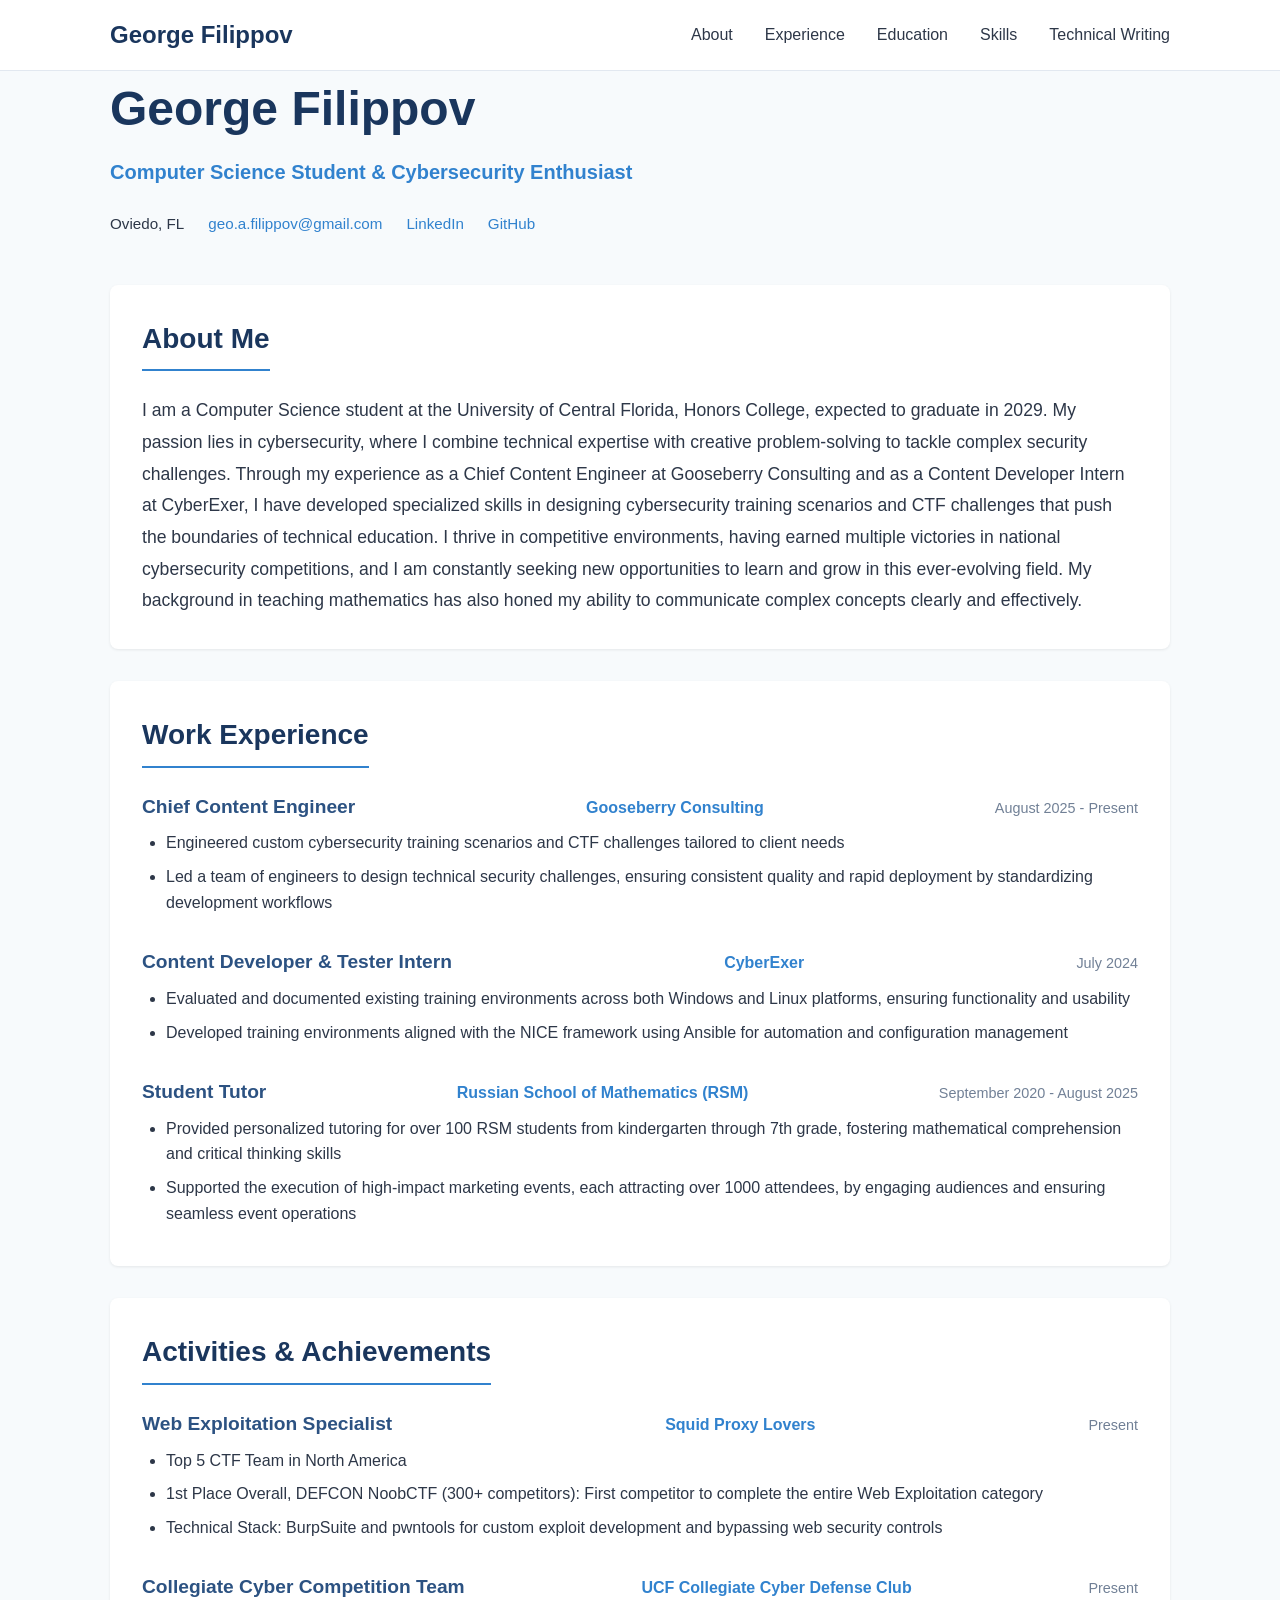
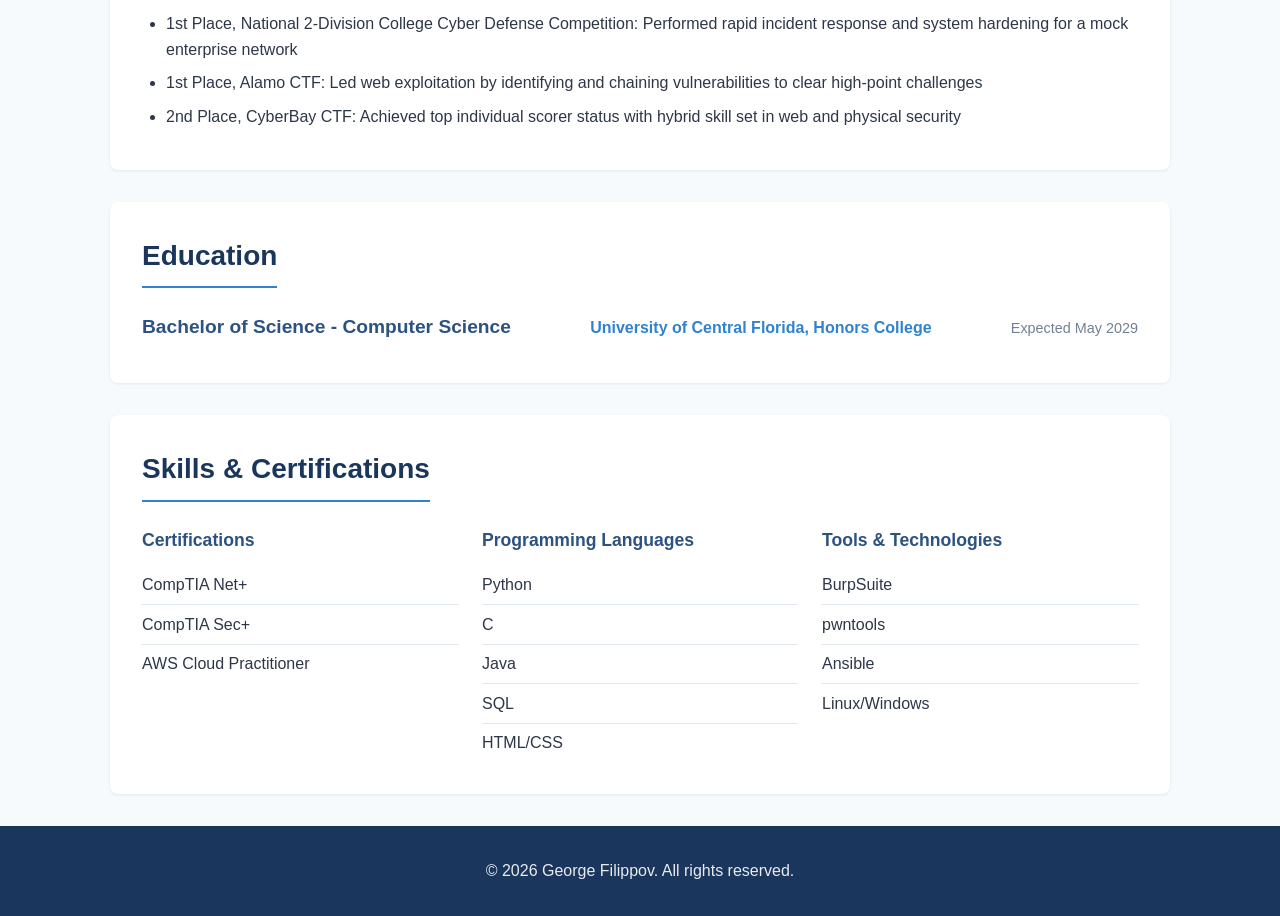
<file: index.html>
<!DOCTYPE html>
<html lang="en">
<head>
    <meta charset="UTF-8">
    <meta name="viewport" content="width=device-width, initial-scale=1.0">
    <title>George Filippov | Digital Portfolio</title>
    <link rel="stylesheet" href="style.css">
</head>
<body>
    <header>
        <div class="container">
            <nav>
                <a href="/" class="logo">George Filippov</a>
                <ul class="nav-links">
                    <li><a href="#about">About</a></li>
                    <li><a href="#experience">Experience</a></li>
                    <li><a href="#education">Education</a></li>
                    <li><a href="#skills">Skills</a></li>
                    <li><a href="/technical_writing/">Technical Writing</a></li>
                </ul>
            </nav>
        </div>
    </header>

    <main class="container">
        <div class="hero">
            <div class="hero-content">
                <h1>George Filippov</h1>
                <p class="title">Computer Science Student & Cybersecurity Enthusiast</p>
                <div class="contact-info">
                    <span>Oviedo, FL</span>
                    <a href="mailto:geo.a.filippov@gmail.com">geo.a.filippov@gmail.com</a>
                    <a href="https://linkedin.com/in/george-filippov/" target="_blank">LinkedIn</a>
                    <a href="https://github.com/Cyber-Scholar" target="_blank">GitHub</a>
                </div>
            </div>
        </div>

        <section id="about">
            <h2>About Me</h2>
            <p class="about-text">
                I am a Computer Science student at the University of Central Florida, Honors College, expected to graduate in 2029. My passion lies in cybersecurity, where I combine technical expertise with creative problem-solving to tackle complex security challenges. Through my experience as a Chief Content Engineer at Gooseberry Consulting and as a Content Developer Intern at CyberExer, I have developed specialized skills in designing cybersecurity training scenarios and CTF challenges that push the boundaries of technical education. I thrive in competitive environments, having earned multiple victories in national cybersecurity competitions, and I am constantly seeking new opportunities to learn and grow in this ever-evolving field. My background in teaching mathematics has also honed my ability to communicate complex concepts clearly and effectively.
            </p>
        </section>

        <section id="experience">
            <h2>Work Experience</h2>
            
            <div class="job">
                <div class="job-header">
                    <h3>Chief Content Engineer</h3>
                    <span class="company">Gooseberry Consulting</span>
                    <span class="date">August 2025 - Present</span>
                </div>
                <ul>
                    <li>Engineered custom cybersecurity training scenarios and CTF challenges tailored to client needs</li>
                    <li>Led a team of engineers to design technical security challenges, ensuring consistent quality and rapid deployment by standardizing development workflows</li>
                </ul>
            </div>

            <div class="job">
                <div class="job-header">
                    <h3>Content Developer & Tester Intern</h3>
                    <span class="company">CyberExer</span>
                    <span class="date">July 2024</span>
                </div>
                <ul>
                    <li>Evaluated and documented existing training environments across both Windows and Linux platforms, ensuring functionality and usability</li>
                    <li>Developed training environments aligned with the NICE framework using Ansible for automation and configuration management</li>
                </ul>
            </div>

            <div class="job">
                <div class="job-header">
                    <h3>Student Tutor</h3>
                    <span class="company">Russian School of Mathematics (RSM)</span>
                    <span class="date">September 2020 - August 2025</span>
                </div>
                <ul>
                    <li>Provided personalized tutoring for over 100 RSM students from kindergarten through 7th grade, fostering mathematical comprehension and critical thinking skills</li>
                    <li>Supported the execution of high-impact marketing events, each attracting over 1000 attendees, by engaging audiences and ensuring seamless event operations</li>
                </ul>
            </div>
        </section>

        <section id="activities">
            <h2>Activities & Achievements</h2>
            
            <div class="activity">
                <div class="activity-header">
                    <h3>Web Exploitation Specialist</h3>
                    <span class="org">Squid Proxy Lovers</span>
                    <span class="date">Present</span>
                </div>
                <ul>
                    <li>Top 5 CTF Team in North America</li>
                    <li>1st Place Overall, DEFCON NoobCTF (300+ competitors): First competitor to complete the entire Web Exploitation category</li>
                    <li>Technical Stack: BurpSuite and pwntools for custom exploit development and bypassing web security controls</li>
                </ul>
            </div>

            <div class="activity">
                <div class="activity-header">
                    <h3>Collegiate Cyber Competition Team</h3>
                    <span class="org">UCF Collegiate Cyber Defense Club</span>
                    <span class="date">Present</span>
                </div>
                <ul>
                    <li>1st Place, National 2-Division College Cyber Defense Competition: Performed rapid incident response and system hardening for a mock enterprise network</li>
                    <li>1st Place, Alamo CTF: Led web exploitation by identifying and chaining vulnerabilities to clear high-point challenges</li>
                    <li>2nd Place, CyberBay CTF: Achieved top individual scorer status with hybrid skill set in web and physical security</li>
                </ul>
            </div>
        </section>

        <section id="education">
            <h2>Education</h2>
            <div class="job">
                <div class="job-header">
                    <h3>Bachelor of Science - Computer Science</h3>
                    <span class="company">University of Central Florida, Honors College</span>
                    <span class="date">Expected May 2029</span>
                </div>
            </div>
        </section>

        <section id="skills">
            <h2>Skills & Certifications</h2>
            <div class="skills-grid">
                <div class="skill-category">
                    <h3>Certifications</h3>
                    <ul>
                        <li>CompTIA Net+</li>
                        <li>CompTIA Sec+</li>
                        <li>AWS Cloud Practitioner</li>
                    </ul>
                </div>
                <div class="skill-category">
                    <h3>Programming Languages</h3>
                    <ul>
                        <li>Python</li>
                        <li>C</li>
                        <li>Java</li>
                        <li>SQL</li>
                        <li>HTML/CSS</li>
                    </ul>
                </div>
                <div class="skill-category">
                    <h3>Tools & Technologies</h3>
                    <ul>
                        <li>BurpSuite</li>
                        <li>pwntools</li>
                        <li>Ansible</li>
                        <li>Linux/Windows</li>
                    </ul>
                </div>
            </div>
        </section>
    </main>

    <footer>
        <div class="container">
            <p>&copy; 2026 George Filippov. All rights reserved.</p>
        </div>
    </footer>
</body>
</html>
</file>
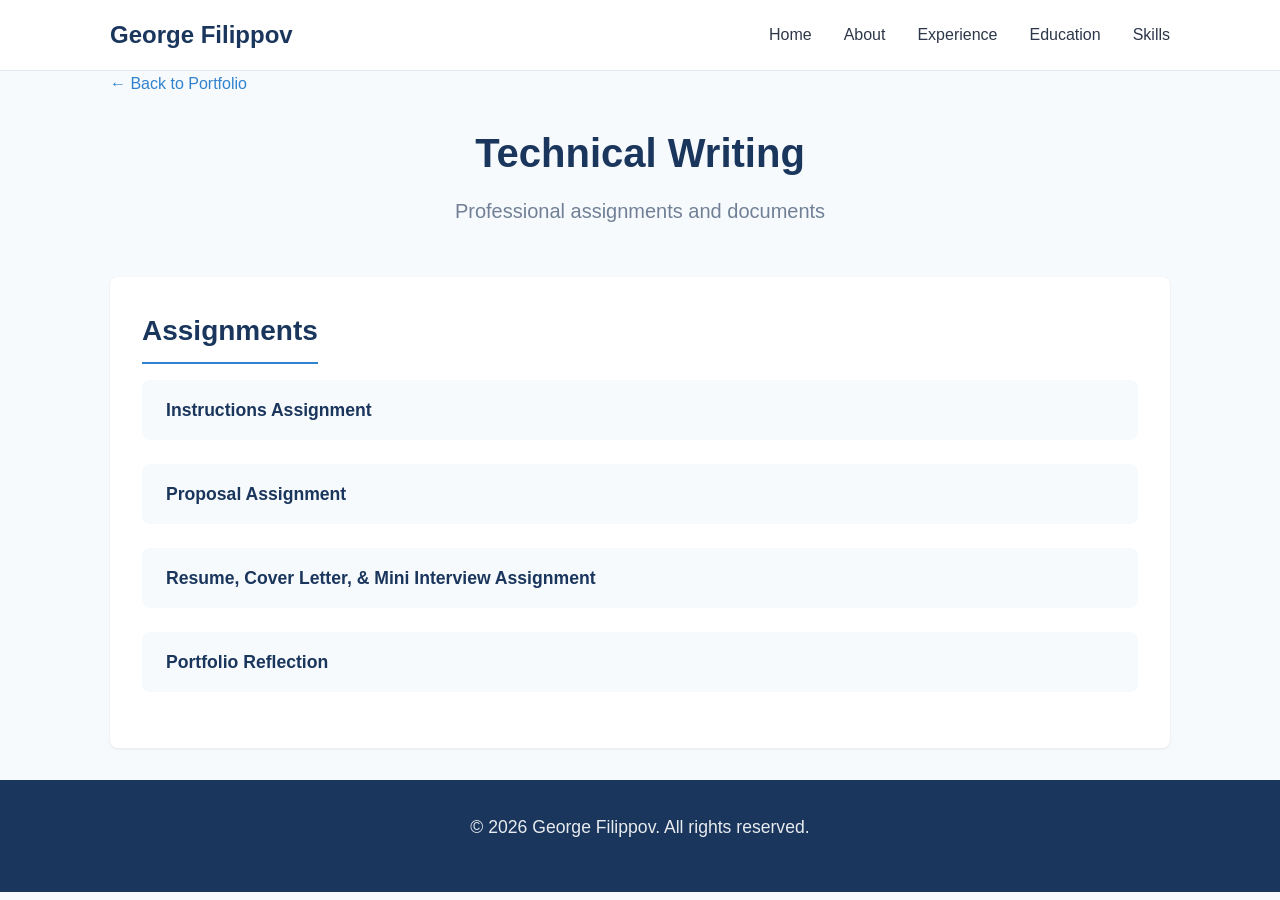
<file: technical_writing/index.html>
<!DOCTYPE html>
<html lang="en">
<head>
    <meta charset="UTF-8">
    <meta name="viewport" content="width=device-width, initial-scale=1.0">
    <title>Technical Writing | George Filippov</title>
    <style>
        * {
            margin: 0;
            padding: 0;
            box-sizing: border-box;
        }

        :root {
            --primary: #1a365d;
            --secondary: #2c5282;
            --accent: #3182ce;
            --light-bg: #f7fafc;
            --white: #ffffff;
            --text-dark: #2d3748;
            --text-light: #718096;
            --border: #e2e8f0;
        }

        body {
            font-family: 'Segoe UI', Roboto, Helvetica, Arial, sans-serif;
            line-height: 1.6;
            color: var(--text-dark);
            background-color: var(--light-bg);
        }

        .container {
            max-width: 1100px;
            margin: 0 auto;
            padding: 0 20px;
        }

        header {
            background: var(--white);
            border-bottom: 1px solid var(--border);
            padding: 1rem 0;
            position: sticky;
            top: 0;
            z-index: 100;
        }

        nav {
            display: flex;
            justify-content: space-between;
            align-items: center;
        }

        .logo {
            font-size: 1.5rem;
            font-weight: 700;
            color: var(--primary);
            text-decoration: none;
        }

        .nav-links {
            display: flex;
            gap: 2rem;
            list-style: none;
        }

        .nav-links a {
            color: var(--text-dark);
            text-decoration: none;
            font-weight: 500;
            transition: color 0.2s;
        }

        .nav-links a:hover {
            color: var(--accent);
        }

        main {
            padding: 3rem 0;
        }

        .hero {
            text-align: center;
            margin-bottom: 3rem;
        }

        .hero h1 {
            font-size: 2.5rem;
            color: var(--primary);
            margin-bottom: 0.5rem;
        }

        .hero p {
            font-size: 1.25rem;
            color: var(--text-light);
        }

        .back-link {
            display: inline-block;
            margin-bottom: 1.5rem;
            color: var(--accent);
            text-decoration: none;
            font-weight: 500;
        }

        .back-link:hover {
            text-decoration: underline;
        }

        section {
            background: var(--white);
            border-radius: 8px;
            padding: 2rem;
            margin-bottom: 2rem;
            box-shadow: 0 1px 3px rgba(0,0,0,0.08);
        }

        section h2 {
            color: var(--primary);
            font-size: 1.75rem;
            margin-bottom: 1rem;
            padding-bottom: 0.5rem;
            border-bottom: 2px solid var(--accent);
            display: inline-block;
        }

        section h3 {
            color: var(--secondary);
            font-size: 1.25rem;
            margin-bottom: 0.75rem;
            margin-top: 1.5rem;
        }

        section h3:first-of-type {
            margin-top: 0;
        }

        .sub-list {
            margin-left: 1.5rem;
        }

        .sub-list li {
            margin-bottom: 1rem;
        }

        p {
            font-size: 1.1rem;
            line-height: 1.8;
            color: var(--text-dark);
            margin-bottom: 1rem;
        }

        .assignment-list {
            list-style: none;
        }

        .assignment-list li {
            margin-bottom: 1.5rem;
        }

        .assignment-list a {
            display: block;
            padding: 1rem 1.5rem;
            background: var(--light-bg);
            border-radius: 8px;
            color: var(--primary);
            text-decoration: none;
            font-weight: 600;
            font-size: 1.1rem;
            transition: background 0.2s, color 0.2s;
        }

        .assignment-list a:hover {
            background: var(--primary);
            color: var(--white);
        }

        .assignment-list .description {
            font-weight: 400;
            font-size: 0.95rem;
            color: var(--text-light);
            margin-top: 0.25rem;
        }

        footer {
            background: var(--primary);
            color: var(--white);
            text-align: center;
            padding: 2rem 0;
            margin-top: 2rem;
        }

        footer p {
            opacity: 0.9;
            color: var(--white);
        }

        @media (max-width: 768px) {
            .nav-links {
                gap: 1rem;
            }

            .hero h1 {
                font-size: 2rem;
            }
        }
    </style>
</head>
<body>
    <header>
        <div class="container">
            <nav>
                <a href="/" class="logo">George Filippov</a>
                <ul class="nav-links">
                    <li><a href="/">Home</a></li>
                    <li><a href="/#about">About</a></li>
                    <li><a href="/#experience">Experience</a></li>
                    <li><a href="/#education">Education</a></li>
                    <li><a href="/#skills">Skills</a></li>
                </ul>
            </nav>
        </div>
    </header>

    <main class="container">
        <a href="/" class="back-link">← Back to Portfolio</a>

        <div class="hero">
            <h1>Technical Writing</h1>
            <p>Professional assignments and documents</p>
        </div>

        <section>
            <h2>Assignments</h2>
            <ul class="assignment-list">
                <li>
                    <a href="instructions.html">Instructions Assignment</a>
                </li>
                <li>
                    <a href="proposal.html">Proposal Assignment</a>
                </li>
                <li>
                    <a href="professional-docs.html">Resume, Cover Letter, & Mini Interview Assignment</a>
                </li>
                <li>
                    <a href="reflection.html">Portfolio Reflection</a>
                </li>
            </ul>
        </section>
    </main>

    <footer>
        <div class="container">
            <p>&copy; 2026 George Filippov. All rights reserved.</p>
        </div>
    </footer>
</body>
</html>
</file>
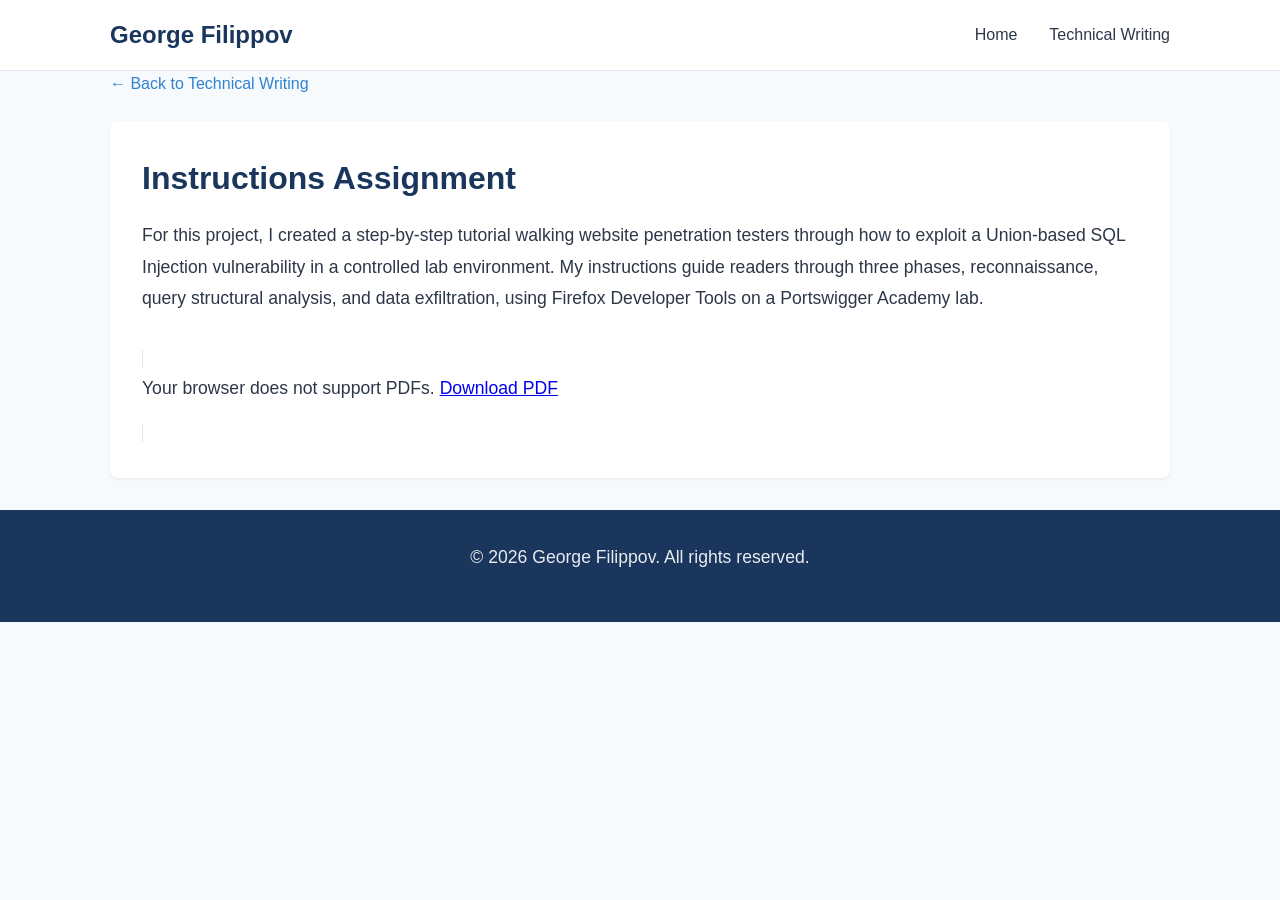
<file: technical_writing/instructions.html>
<!DOCTYPE html>
<html lang="en">
<head>
    <meta charset="UTF-8">
    <meta name="viewport" content="width=device-width, initial-scale=1.0">
    <title>Instructions Assignment | George Filippov</title>
    <style>
        * { margin: 0; padding: 0; box-sizing: border-box; }
        :root {
            --primary: #1a365d;
            --secondary: #2c5282;
            --accent: #3182ce;
            --light-bg: #f7fafc;
            --white: #ffffff;
            --text-dark: #2d3748;
            --text-light: #718096;
            --border: #e2e8f0;
        }
        body {
            font-family: 'Segoe UI', Roboto, Helvetica, Arial, sans-serif;
            line-height: 1.6;
            color: var(--text-dark);
            background-color: var(--light-bg);
        }
        .container { max-width: 1100px; margin: 0 auto; padding: 0 20px; }
        header {
            background: var(--white);
            border-bottom: 1px solid var(--border);
            padding: 1rem 0;
            position: sticky;
            top: 0;
            z-index: 100;
        }
        nav {
            display: flex;
            justify-content: space-between;
            align-items: center;
        }
        .logo {
            font-size: 1.5rem;
            font-weight: 700;
            color: var(--primary);
            text-decoration: none;
        }
        .nav-links {
            display: flex;
            gap: 2rem;
            list-style: none;
        }
        .nav-links a {
            color: var(--text-dark);
            text-decoration: none;
            font-weight: 500;
        }
        .nav-links a:hover { color: var(--accent); }
        main { padding: 3rem 0; }
        .back-link {
            display: inline-block;
            margin-bottom: 1.5rem;
            color: var(--accent);
            text-decoration: none;
            font-weight: 500;
        }
        .back-link:hover { text-decoration: underline; }
        section {
            background: var(--white);
            border-radius: 8px;
            padding: 2rem;
            margin-bottom: 2rem;
            box-shadow: 0 1px 3px rgba(0,0,0,0.08);
        }
        h1 { color: var(--primary); font-size: 2rem; margin-bottom: 1rem; }
        p { font-size: 1.1rem; line-height: 1.8; margin-bottom: 1rem; }
        .intro { margin-bottom: 2rem; }
        .document {
            width: 100%;
            height: 800px;
            border: 1px solid var(--border);
            border-radius: 4px;
        }
        footer {
            background: var(--primary);
            color: var(--white);
            text-align: center;
            padding: 2rem 0;
            margin-top: 2rem;
        }
        footer p { opacity: 0.9; color: var(--white); }
    </style>
</head>
<body>
    <header>
        <div class="container">
            <nav>
                <a href="/" class="logo">George Filippov</a>
                <ul class="nav-links">
                    <li><a href="/">Home</a></li>
                    <li><a href="/technical_writing/">Technical Writing</a></li>
                </ul>
            </nav>
        </div>
    </header>
    <main class="container">
        <a href="/technical_writing/" class="back-link">← Back to Technical Writing</a>
        <section>
            <h1>Instructions Assignment</h1>
            <p class="intro">For this project, I created a step-by-step tutorial walking website penetration testers through how to exploit a Union-based SQL Injection vulnerability in a controlled lab environment. My instructions guide readers through three phases, reconnaissance, query structural analysis, and data exfiltration, using Firefox Developer Tools on a Portswigger Academy lab.</p>
            <object class="document" data="InstructionsAssignment.pdf" type="application/pdf">
                <p>Your browser does not support PDFs. <a href="InstructionsAssignment.pdf">Download PDF</a></p>
            </object>
        </section>
    </main>
    <footer>
        <div class="container">
            <p>&copy; 2026 George Filippov. All rights reserved.</p>
        </div>
    </footer>
</body>
</html>
</file>
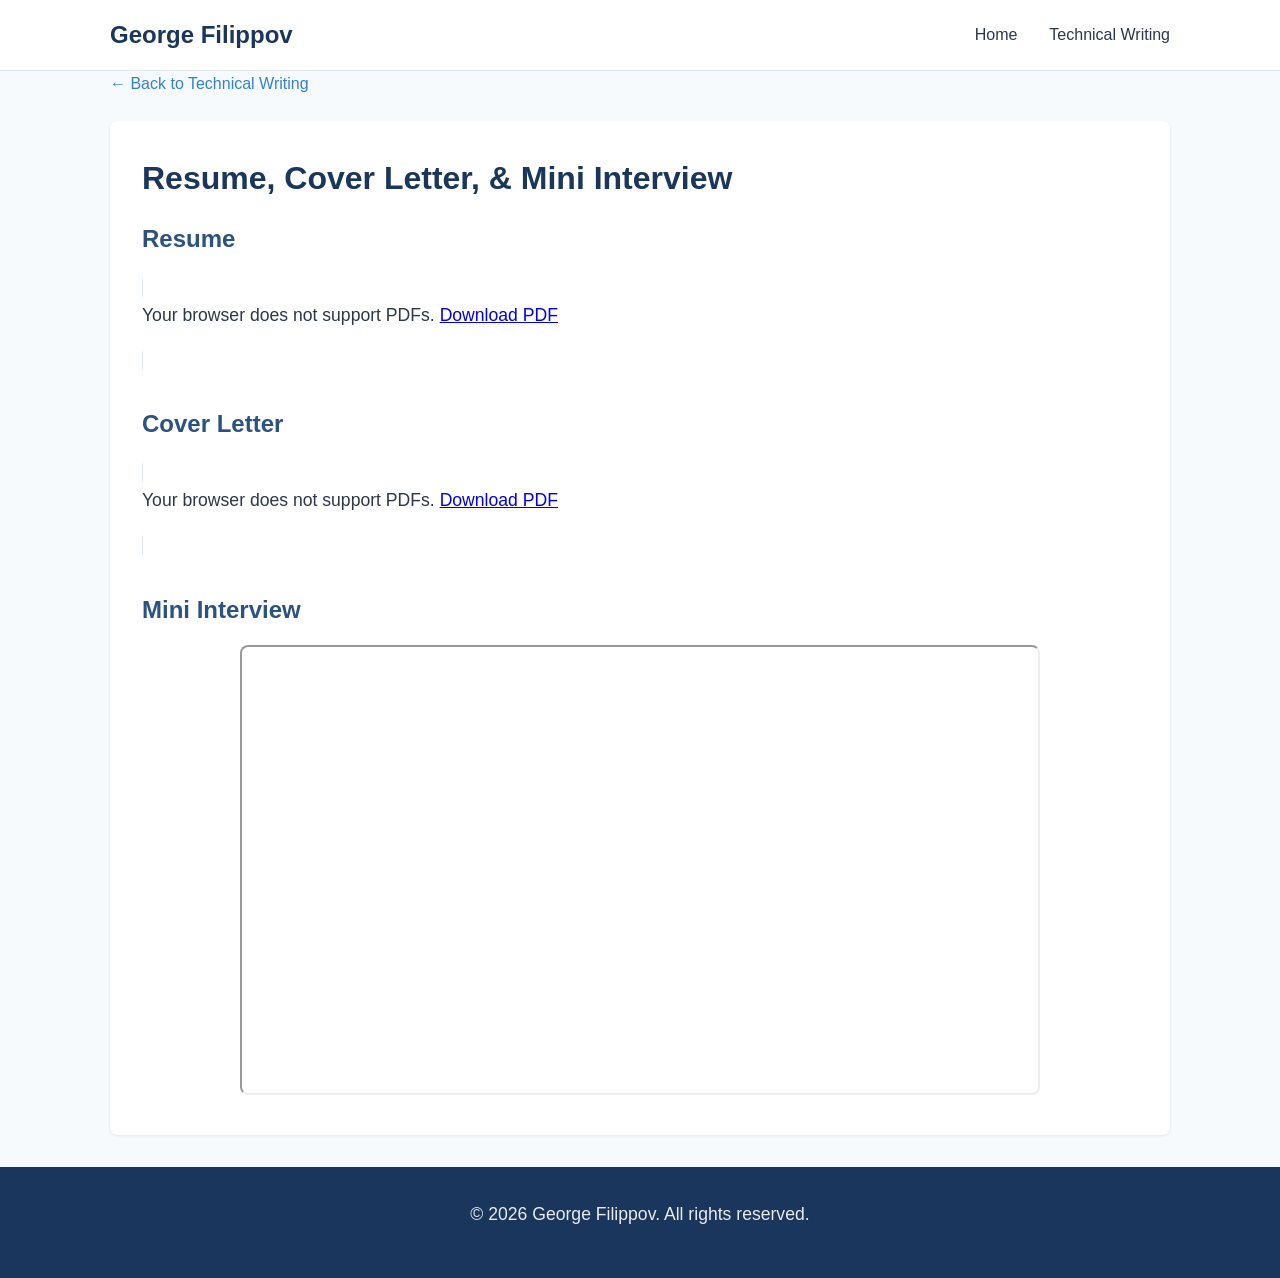
<file: technical_writing/professional-docs.html>
<!DOCTYPE html>
<html lang="en">
<head>
    <meta charset="UTF-8">
    <meta name="viewport" content="width=device-width, initial-scale=1.0">
    <title>Resume, Cover Letter, & Mini Interview | George Filippov</title>
    <style>
        * { margin: 0; padding: 0; box-sizing: border-box; }
        :root {
            --primary: #1a365d;
            --secondary: #2c5282;
            --accent: #3182ce;
            --light-bg: #f7fafc;
            --white: #ffffff;
            --text-dark: #2d3748;
            --text-light: #718096;
            --border: #e2e8f0;
        }
        body {
            font-family: 'Segoe UI', Roboto, Helvetica, Arial, sans-serif;
            line-height: 1.6;
            color: var(--text-dark);
            background-color: var(--light-bg);
        }
        .container { max-width: 1100px; margin: 0 auto; padding: 0 20px; }
        header {
            background: var(--white);
            border-bottom: 1px solid var(--border);
            padding: 1rem 0;
            position: sticky;
            top: 0;
            z-index: 100;
        }
        nav {
            display: flex;
            justify-content: space-between;
            align-items: center;
        }
        .logo {
            font-size: 1.5rem;
            font-weight: 700;
            color: var(--primary);
            text-decoration: none;
        }
        .nav-links {
            display: flex;
            gap: 2rem;
            list-style: none;
        }
        .nav-links a {
            color: var(--text-dark);
            text-decoration: none;
            font-weight: 500;
        }
        .nav-links a:hover { color: var(--accent); }
        main { padding: 3rem 0; }
        .back-link {
            display: inline-block;
            margin-bottom: 1.5rem;
            color: var(--accent);
            text-decoration: none;
            font-weight: 500;
        }
        .back-link:hover { text-decoration: underline; }
        section {
            background: var(--white);
            border-radius: 8px;
            padding: 2rem;
            margin-bottom: 2rem;
            box-shadow: 0 1px 3px rgba(0,0,0,0.08);
        }
        h1 { color: var(--primary); font-size: 2rem; margin-bottom: 1rem; }
        h2 { color: var(--secondary); font-size: 1.5rem; margin-bottom: 1rem; margin-top: 2rem; }
        h2:first-of-type { margin-top: 0; }
        p { font-size: 1.1rem; line-height: 1.8; margin-bottom: 1rem; }
        .document {
            width: 100%;
            height: 600px;
            border: 1px solid var(--border);
            border-radius: 4px;
        }
        .video-container {
            width: 100%;
            max-width: 800px;
            margin: 0 auto;
        }
        .video-container iframe {
            width: 100%;
            aspect-ratio: 16 / 9;
            border-radius: 8px;
        }
        footer {
            background: var(--primary);
            color: var(--white);
            text-align: center;
            padding: 2rem 0;
            margin-top: 2rem;
        }
        footer p { opacity: 0.9; color: var(--white); }
    </style>
</head>
<body>
    <header>
        <div class="container">
            <nav>
                <a href="/" class="logo">George Filippov</a>
                <ul class="nav-links">
                    <li><a href="/">Home</a></li>
                    <li><a href="/technical_writing/">Technical Writing</a></li>
                </ul>
            </nav>
        </div>
    </header>
    <main class="container">
        <a href="/technical_writing/" class="back-link">← Back to Technical Writing</a>
        <section>
            <h1>Resume, Cover Letter, & Mini Interview</h1>

            <h2>Resume</h2>
            <object class="document" data="gfilippov_resume.pdf" type="application/pdf">
                <p>Your browser does not support PDFs. <a href="gfilippov_resume.pdf">Download PDF</a></p>
            </object>

            <h2>Cover Letter</h2>
            <object class="document" data="paloalto-coverletter.pdf" type="application/pdf">
                <p>Your browser does not support PDFs. <a href="paloalto-coverletter.pdf">Download PDF</a></p>
            </object>

            <h2>Mini Interview</h2>
            <div class="video-container">
                <iframe src="https://www.youtube.com/embed/48dLlQy9n7k" title="Mini Interview" allowfullscreen></iframe>
            </div>
        </section>
    </main>
    <footer>
        <div class="container">
            <p>&copy; 2026 George Filippov. All rights reserved.</p>
        </div>
    </footer>
</body>
</html>
</file>
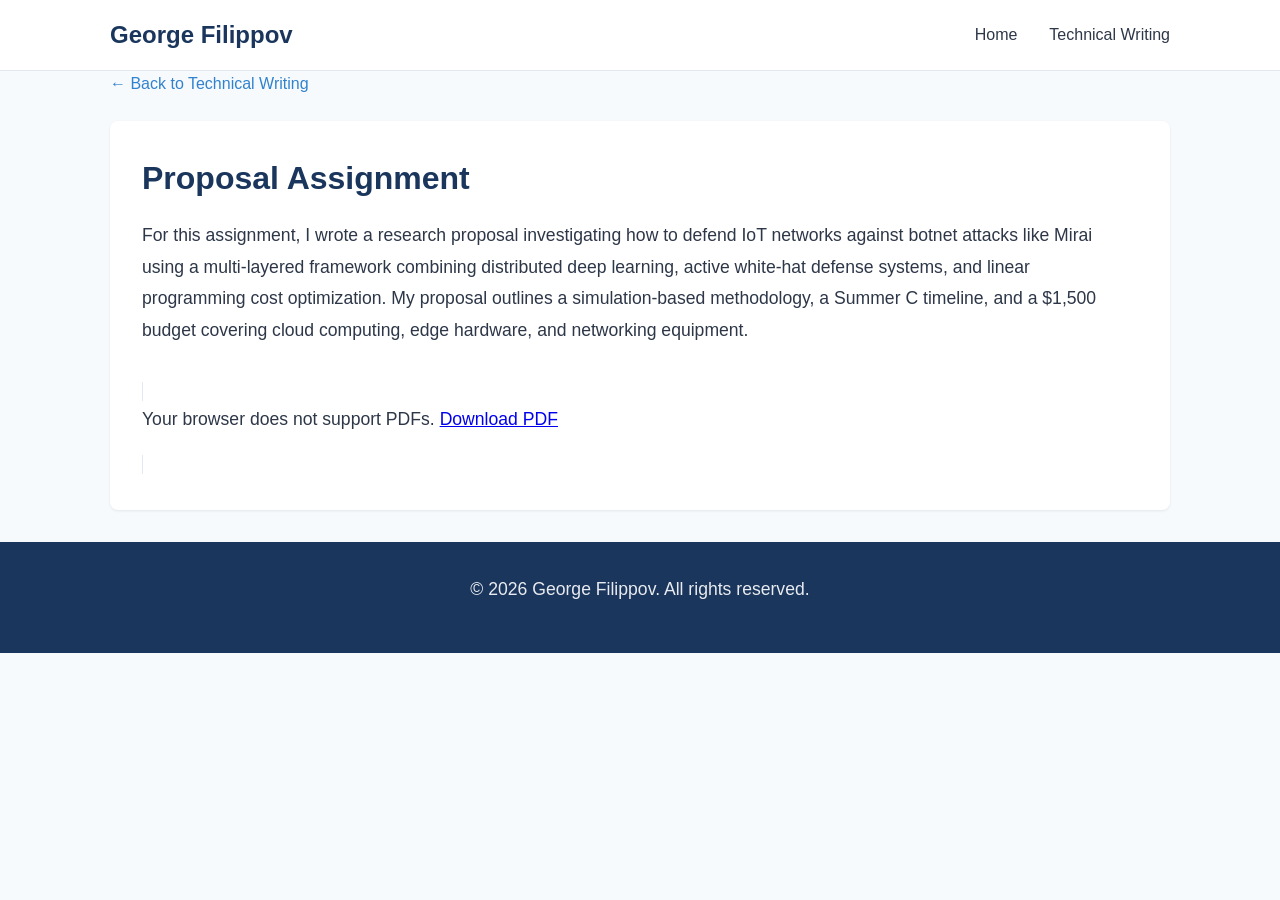
<file: technical_writing/proposal.html>
<!DOCTYPE html>
<html lang="en">
<head>
    <meta charset="UTF-8">
    <meta name="viewport" content="width=device-width, initial-scale=1.0">
    <title>Proposal Assignment | George Filippov</title>
    <style>
        * { margin: 0; padding: 0; box-sizing: border-box; }
        :root {
            --primary: #1a365d;
            --secondary: #2c5282;
            --accent: #3182ce;
            --light-bg: #f7fafc;
            --white: #ffffff;
            --text-dark: #2d3748;
            --text-light: #718096;
            --border: #e2e8f0;
        }
        body {
            font-family: 'Segoe UI', Roboto, Helvetica, Arial, sans-serif;
            line-height: 1.6;
            color: var(--text-dark);
            background-color: var(--light-bg);
        }
        .container { max-width: 1100px; margin: 0 auto; padding: 0 20px; }
        header {
            background: var(--white);
            border-bottom: 1px solid var(--border);
            padding: 1rem 0;
            position: sticky;
            top: 0;
            z-index: 100;
        }
        nav {
            display: flex;
            justify-content: space-between;
            align-items: center;
        }
        .logo {
            font-size: 1.5rem;
            font-weight: 700;
            color: var(--primary);
            text-decoration: none;
        }
        .nav-links {
            display: flex;
            gap: 2rem;
            list-style: none;
        }
        .nav-links a {
            color: var(--text-dark);
            text-decoration: none;
            font-weight: 500;
        }
        .nav-links a:hover { color: var(--accent); }
        main { padding: 3rem 0; }
        .back-link {
            display: inline-block;
            margin-bottom: 1.5rem;
            color: var(--accent);
            text-decoration: none;
            font-weight: 500;
        }
        .back-link:hover { text-decoration: underline; }
        section {
            background: var(--white);
            border-radius: 8px;
            padding: 2rem;
            margin-bottom: 2rem;
            box-shadow: 0 1px 3px rgba(0,0,0,0.08);
        }
        h1 { color: var(--primary); font-size: 2rem; margin-bottom: 1rem; }
        p { font-size: 1.1rem; line-height: 1.8; margin-bottom: 1rem; }
        .intro { margin-bottom: 2rem; }
        .document {
            width: 100%;
            height: 800px;
            border: 1px solid var(--border);
            border-radius: 4px;
        }
        footer {
            background: var(--primary);
            color: var(--white);
            text-align: center;
            padding: 2rem 0;
            margin-top: 2rem;
        }
        footer p { opacity: 0.9; color: var(--white); }
    </style>
</head>
<body>
    <header>
        <div class="container">
            <nav>
                <a href="/" class="logo">George Filippov</a>
                <ul class="nav-links">
                    <li><a href="/">Home</a></li>
                    <li><a href="/technical_writing/">Technical Writing</a></li>
                </ul>
            </nav>
        </div>
    </header>
    <main class="container">
        <a href="/technical_writing/" class="back-link">← Back to Technical Writing</a>
        <section>
            <h1>Proposal Assignment</h1>
            <p class="intro">For this assignment, I wrote a research proposal investigating how to defend IoT networks against botnet attacks like Mirai using a multi-layered framework combining distributed deep learning, active white-hat defense systems, and linear programming cost optimization. My proposal outlines a simulation-based methodology, a Summer C timeline, and a $1,500 budget covering cloud computing, edge hardware, and networking equipment.</p>
            <object class="document" data="ProposalAssignment.pdf" type="application/pdf">
                <p>Your browser does not support PDFs. <a href="ProposalAssignment.pdf">Download PDF</a></p>
            </object>
        </section>
    </main>
    <footer>
        <div class="container">
            <p>&copy; 2026 George Filippov. All rights reserved.</p>
        </div>
    </footer>
</body>
</html>
</file>
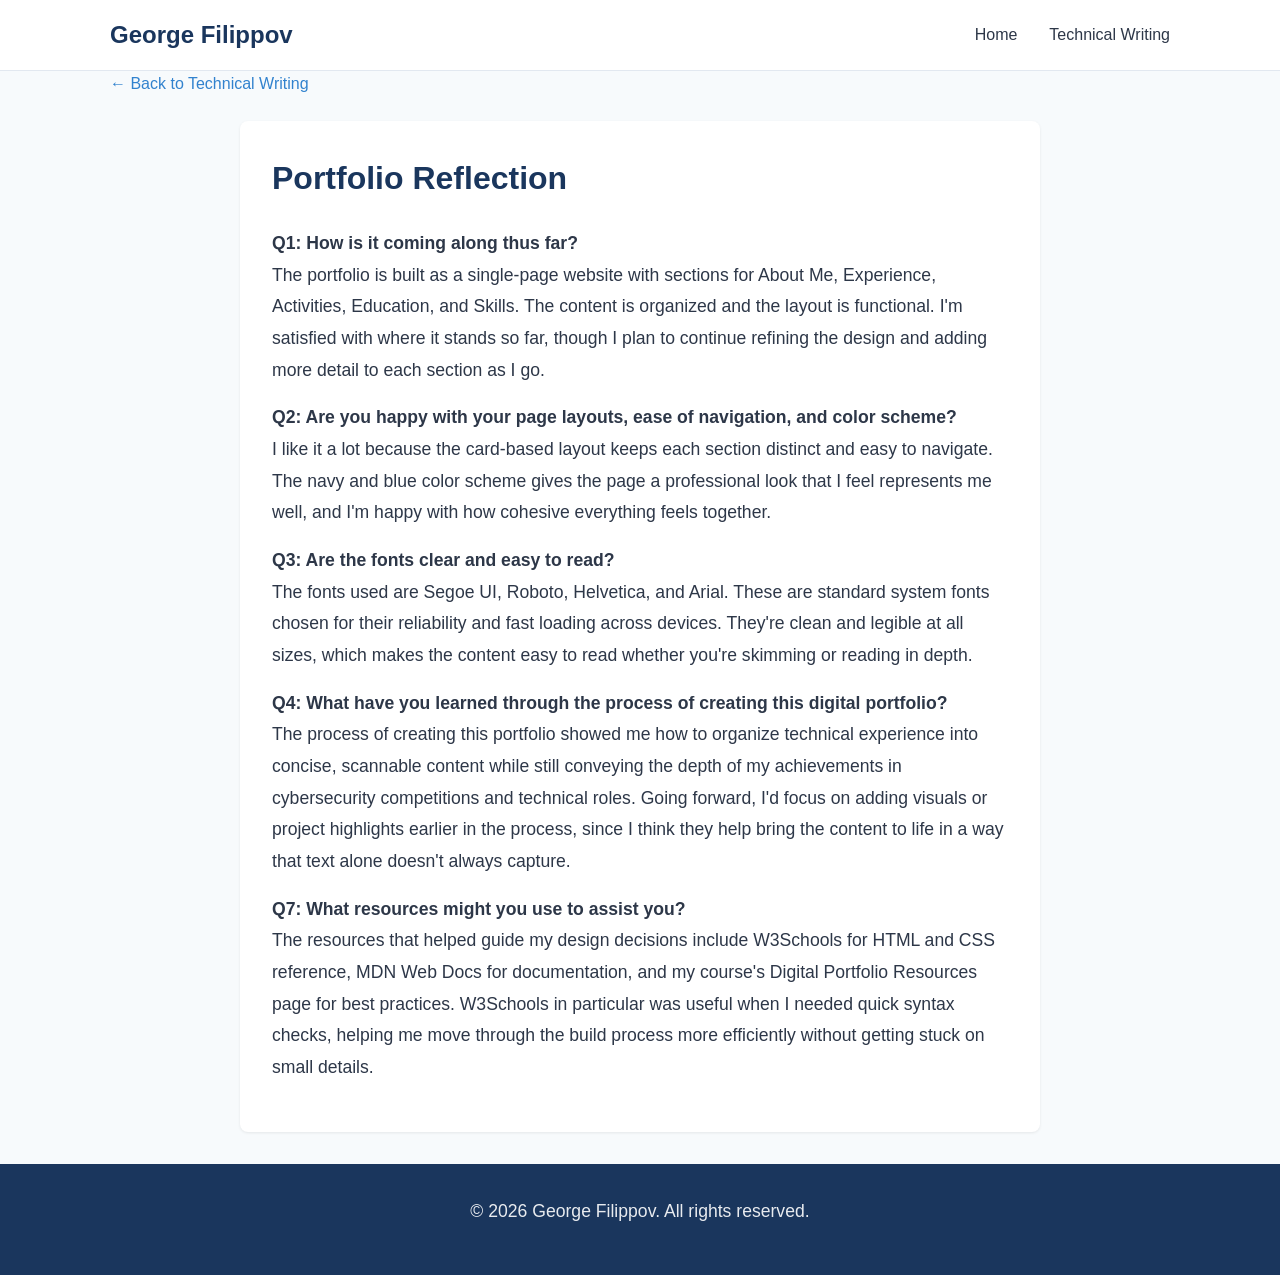
<file: technical_writing/reflection.html>
<!DOCTYPE html>
<html lang="en">
<head>
    <meta charset="UTF-8">
    <meta name="viewport" content="width=device-width, initial-scale=1.0">
    <title>Portfolio Reflection | Technical Writing</title>
    <style>
        * {
            margin: 0;
            padding: 0;
            box-sizing: border-box;
        }

        :root {
            --primary: #1a365d;
            --secondary: #2c5282;
            --accent: #3182ce;
            --light-bg: #f7fafc;
            --white: #ffffff;
            --text-dark: #2d3748;
            --text-light: #718096;
            --border: #e2e8f0;
        }

        body {
            font-family: 'Segoe UI', Roboto, Helvetica, Arial, sans-serif;
            line-height: 1.6;
            color: var(--text-dark);
            background-color: var(--light-bg);
        }

        .container {
            max-width: 1100px;
            margin: 0 auto;
            padding: 0 20px;
        }

        header {
            background: var(--white);
            border-bottom: 1px solid var(--border);
            padding: 1rem 0;
            position: sticky;
            top: 0;
            z-index: 100;
        }

        nav {
            display: flex;
            justify-content: space-between;
            align-items: center;
        }

        .logo {
            font-size: 1.5rem;
            font-weight: 700;
            color: var(--primary);
            text-decoration: none;
        }

        .nav-links {
            display: flex;
            gap: 2rem;
            list-style: none;
        }

        .nav-links a {
            color: var(--text-dark);
            text-decoration: none;
            font-weight: 500;
            transition: color 0.2s;
        }

        .nav-links a:hover {
            color: var(--accent);
        }

        main {
            padding: 3rem 0;
        }

        section {
            background: var(--white);
            border-radius: 8px;
            padding: 2rem;
            margin-bottom: 2rem;
            box-shadow: 0 1px 3px rgba(0,0,0,0.08);
            max-width: 800px;
            margin: 0 auto 2rem auto;
        }

        section h1 {
            color: var(--primary);
            font-size: 2rem;
            margin-bottom: 1.5rem;
        }

        section h2 {
            color: var(--secondary);
            font-size: 1.25rem;
            margin-bottom: 1rem;
            margin-top: 1.5rem;
        }

        section h2:first-of-type {
            margin-top: 0;
        }

        p {
            font-size: 1.1rem;
            line-height: 1.8;
            color: var(--text-dark);
            margin-bottom: 1rem;
        }

        .back-link {
            display: inline-block;
            margin-bottom: 1.5rem;
            color: var(--accent);
            text-decoration: none;
            font-weight: 500;
        }

        .back-link:hover {
            text-decoration: underline;
        }

        footer {
            background: var(--primary);
            color: var(--white);
            text-align: center;
            padding: 2rem 0;
            margin-top: 2rem;
        }

        footer p {
            opacity: 0.9;
            color: var(--white);
        }

        @media (max-width: 768px) {
            .nav-links {
                gap: 1rem;
            }

            section {
                padding: 1.5rem;
            }
        }
    </style>
</head>
<body>
    <header>
        <div class="container">
            <nav>
                <a href="/" class="logo">George Filippov</a>
                <ul class="nav-links">
                    <li><a href="/">Home</a></li>
                    <li><a href="/technical_writing/">Technical Writing</a></li>
                </ul>
            </nav>
        </div>
    </header>

    <main class="container">
        <a href="/technical_writing/" class="back-link">← Back to Technical Writing</a>
        <section>
            <h1>Portfolio Reflection</h1>

<p><strong>Q1: How is it coming along thus far?</strong><br>
                The portfolio is built as a single-page website with sections for About Me, Experience, Activities, Education, and Skills. The content is organized and the layout is functional. I'm satisfied with where it stands so far, though I plan to continue refining the design and adding more detail to each section as I go.</p>

            <p><strong>Q2: Are you happy with your page layouts, ease of navigation, and color scheme?</strong><br>
                I like it a lot because the card-based layout keeps each section distinct and easy to navigate. The navy and blue color scheme gives the page a professional look that I feel represents me well, and I'm happy with how cohesive everything feels together.</p>

            <p><strong>Q3: Are the fonts clear and easy to read?</strong><br>
                The fonts used are Segoe UI, Roboto, Helvetica, and Arial. These are standard system fonts chosen for their reliability and fast loading across devices. They're clean and legible at all sizes, which makes the content easy to read whether you're skimming or reading in depth.</p>

            <p><strong>Q4: What have you learned through the process of creating this digital portfolio?</strong><br>
                The process of creating this portfolio showed me how to organize technical experience into concise, scannable content while still conveying the depth of my achievements in cybersecurity competitions and technical roles. Going forward, I'd focus on adding visuals or project highlights earlier in the process, since I think they help bring the content to life in a way that text alone doesn't always capture.</p>

            <p><strong>Q7: What resources might you use to assist you?</strong><br>
                The resources that helped guide my design decisions include W3Schools for HTML and CSS reference, MDN Web Docs for documentation, and my course's Digital Portfolio Resources page for best practices. W3Schools in particular was useful when I needed quick syntax checks, helping me move through the build process more efficiently without getting stuck on small details.</p>
        </section>
    </main>

    <footer>
        <div class="container">
            <p>&copy; 2026 George Filippov. All rights reserved.</p>
        </div>
    </footer>
</body>
</html>
</file>
<file: style.css>
* {
    margin: 0;
    padding: 0;
    box-sizing: border-box;
}

:root {
    --primary: #1a365d;
    --secondary: #2c5282;
    --accent: #3182ce;
    --light-bg: #f7fafc;
    --white: #ffffff;
    --text-dark: #2d3748;
    --text-light: #718096;
    --border: #e2e8f0;
}

body {
    font-family: 'Segoe UI', Roboto, Helvetica, Arial, sans-serif;
    line-height: 1.6;
    color: var(--text-dark);
    background-color: var(--light-bg);
}

.container {
    max-width: 1100px;
    margin: 0 auto;
    padding: 0 20px;
}

header {
    background: var(--white);
    border-bottom: 1px solid var(--border);
    padding: 1rem 0;
    position: sticky;
    top: 0;
    z-index: 100;
}

nav {
    display: flex;
    justify-content: space-between;
    align-items: center;
}

.logo {
    font-size: 1.5rem;
    font-weight: 700;
    color: var(--primary);
    text-decoration: none;
}

.nav-links {
    display: flex;
    gap: 2rem;
    list-style: none;
}

.nav-links a {
    color: var(--text-dark);
    text-decoration: none;
    font-weight: 500;
    transition: color 0.2s;
}

.nav-links a:hover {
    color: var(--accent);
}

main {
    padding: 3rem 0;
}

.hero {
    display: flex;
    align-items: center;
    gap: 3rem;
    margin-bottom: 3rem;
}

.hero-content h1 {
    font-size: 3rem;
    color: var(--primary);
    margin-bottom: 0.5rem;
}

.hero-content .title {
    font-size: 1.25rem;
    color: var(--accent);
    font-weight: 600;
    margin-bottom: 1.5rem;
}

.contact-info {
    display: flex;
    flex-wrap: wrap;
    gap: 1.5rem;
    font-size: 0.95rem;
}

.contact-info a {
    color: var(--accent);
    text-decoration: none;
}

.contact-info a:hover {
    text-decoration: underline;
}

section {
    background: var(--white);
    border-radius: 8px;
    padding: 2rem;
    margin-bottom: 2rem;
    box-shadow: 0 1px 3px rgba(0,0,0,0.08);
}

section h2 {
    color: var(--primary);
    font-size: 1.75rem;
    margin-bottom: 1.5rem;
    padding-bottom: 0.5rem;
    border-bottom: 2px solid var(--accent);
    display: inline-block;
}

.about-text {
    font-size: 1.1rem;
    line-height: 1.8;
    color: var(--text-dark);
}

.job, .activity {
    margin-bottom: 2rem;
}

.job:last-child, .activity:last-child {
    margin-bottom: 0;
}

.job-header, .activity-header {
    display: flex;
    justify-content: space-between;
    align-items: baseline;
    margin-bottom: 0.5rem;
    flex-wrap: wrap;
    gap: 0.5rem;
}

.job-header h3, .activity-header h3 {
    font-size: 1.2rem;
    color: var(--secondary);
}

.job-header .company, .activity-header .org {
    color: var(--accent);
    font-weight: 600;
}

.job-header .date, .activity-header .date {
    color: var(--text-light);
    font-size: 0.9rem;
}

.job ul, .activity ul {
    margin-left: 1.5rem;
    color: var(--text-dark);
}

.job li, .activity li {
    margin-bottom: 0.5rem;
}

.skills-grid {
    display: grid;
    grid-template-columns: repeat(auto-fit, minmax(200px, 1fr));
    gap: 1.5rem;
}

.skill-category h3 {
    color: var(--secondary);
    font-size: 1.1rem;
    margin-bottom: 0.75rem;
}

.skill-category ul {
    list-style: none;
}

.skill-category li {
    padding: 0.4rem 0;
    color: var(--text-dark);
    border-bottom: 1px solid var(--border);
}

.skill-category li:last-child {
    border-bottom: none;
}

.certifications {
    display: flex;
    flex-wrap: wrap;
    gap: 0.75rem;
}

.cert-badge {
    background: var(--primary);
    color: var(--white);
    padding: 0.5rem 1rem;
    border-radius: 4px;
    font-weight: 500;
    font-size: 0.9rem;
}

footer {
    background: var(--primary);
    color: var(--white);
    text-align: center;
    padding: 2rem 0;
    margin-top: 2rem;
}

footer p {
    opacity: 0.9;
}

@media (max-width: 768px) {
    .hero {
        flex-direction: column;
        text-align: center;
    }
    
    .hero-content h1 {
        font-size: 2rem;
    }
    
    .nav-links {
        gap: 1rem;
    }
    
    section {
        padding: 1.5rem;
    }
}
</file>
